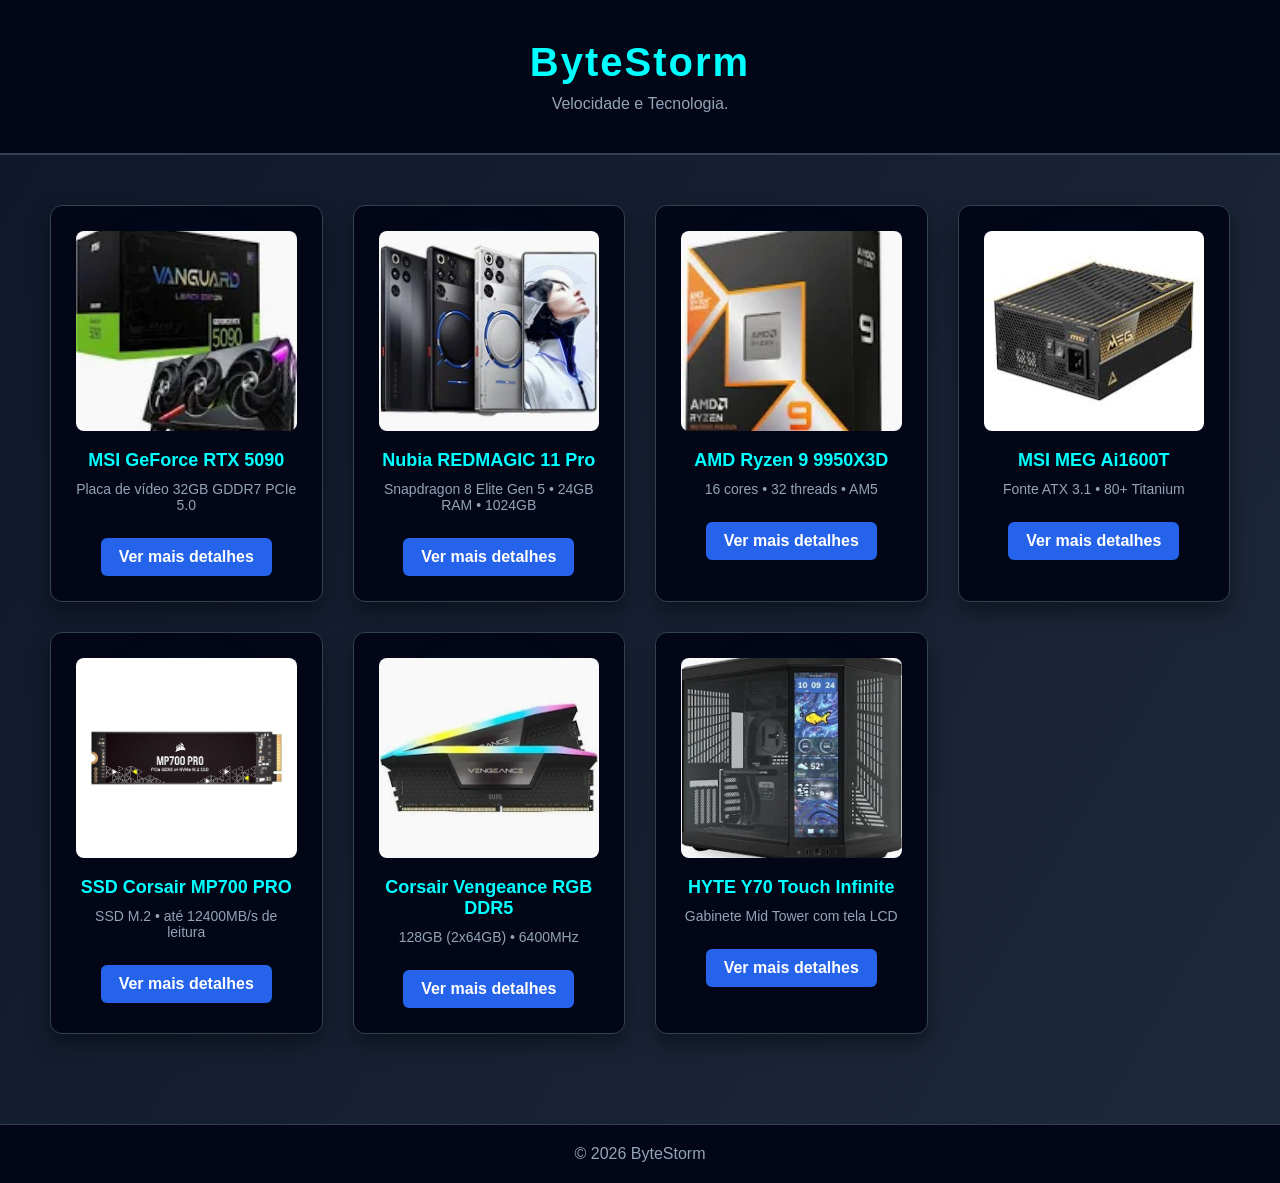
<file: index.html>
<!DOCTYPE html>
<html lang="pt-br">

<head>
    <meta charset="UTF-8">
    <title>Loja Tech</title>
    <link rel="stylesheet" href="index.css">
</head>

<body>

    <header>
        <h1>ByteStorm</h1>
        <p>Velocidade e Tecnologia.</p>
    </header>

    <section class="produtos">

        <div class="produto">
            <img src="images/rtx5090vanguard.jpg" alt="" class="imgPrdt">
            <h2>MSI GeForce RTX 5090</h2>
            <p>Placa de vídeo 32GB GDDR7 PCIe 5.0</p>
            <a href="rtx5090.html" class="botao">
                Ver mais detalhes
            </a>
        </div>

        <div class="produto">
            <img src="images/redmagic11pro.jpg" alt="" class="imgPrdt">
            <h2>Nubia REDMAGIC 11 Pro</h2>
            <p>Snapdragon 8 Elite Gen 5 • 24GB RAM • 1024GB</p>
            <a href="redmagic11pro.html" class="botao">
                Ver mais detalhes
            </a>
        </div>

        <div class="produto">
            <img src="images/ryzen9950x3d.jpg" alt="" class="imgPrdt">
            <h2>AMD Ryzen 9 9950X3D</h2>
            <p>16 cores • 32 threads • AM5</p>
            <a href="ryzen9950x3d.html" class="botao">
                Ver mais detalhes
            </a>
        </div>

        <div class="produto">
            <img src="images/msimegai1600t.jpg" alt="" class="imgPrdt">
            <h2>MSI MEG Ai1600T</h2>
            <p>Fonte ATX 3.1 • 80+ Titanium</p>
            <a href="msimegai1600t.html" class="botao">
                Ver mais detalhes
            </a>
        </div>

        <div class="produto">
            <img src="images/ssdcorsairmp700pro.webp" alt="" class="imgPrdt">
            <h2>SSD Corsair MP700 PRO</h2>
            <p>SSD M.2 • até 12400MB/s de leitura</p>
            <a href="ssdsansumg990pro.html" class="botao">
                Ver mais detalhes
            </a>
        </div>

        <div class="produto">
            <img src="images/corsairveageanceram.jpg" alt="" class="imgPrdt">
            <h2>Corsair Vengeance RGB DDR5</h2>
            <p>128GB (2x64GB) • 6400MHz</p>
            <a href="corsairvengeance.html" class="botao">
                Ver mais detalhes
            </a>
        </div>

        <div class="produto">
            <img src="images/hytey70touchinfinite.jpg" alt="" class="imgPrdt">
            <h2>HYTE Y70 Touch Infinite</h2>
            <p>Gabinete Mid Tower com tela LCD</p>
            <a href="hytey70.html" class="botao">
                Ver mais detalhes
            </a>
        </div>

    </section>

    <footer>
        <p>© 2026 ByteStorm</p>
    </footer>

</body>

</html>
</file>
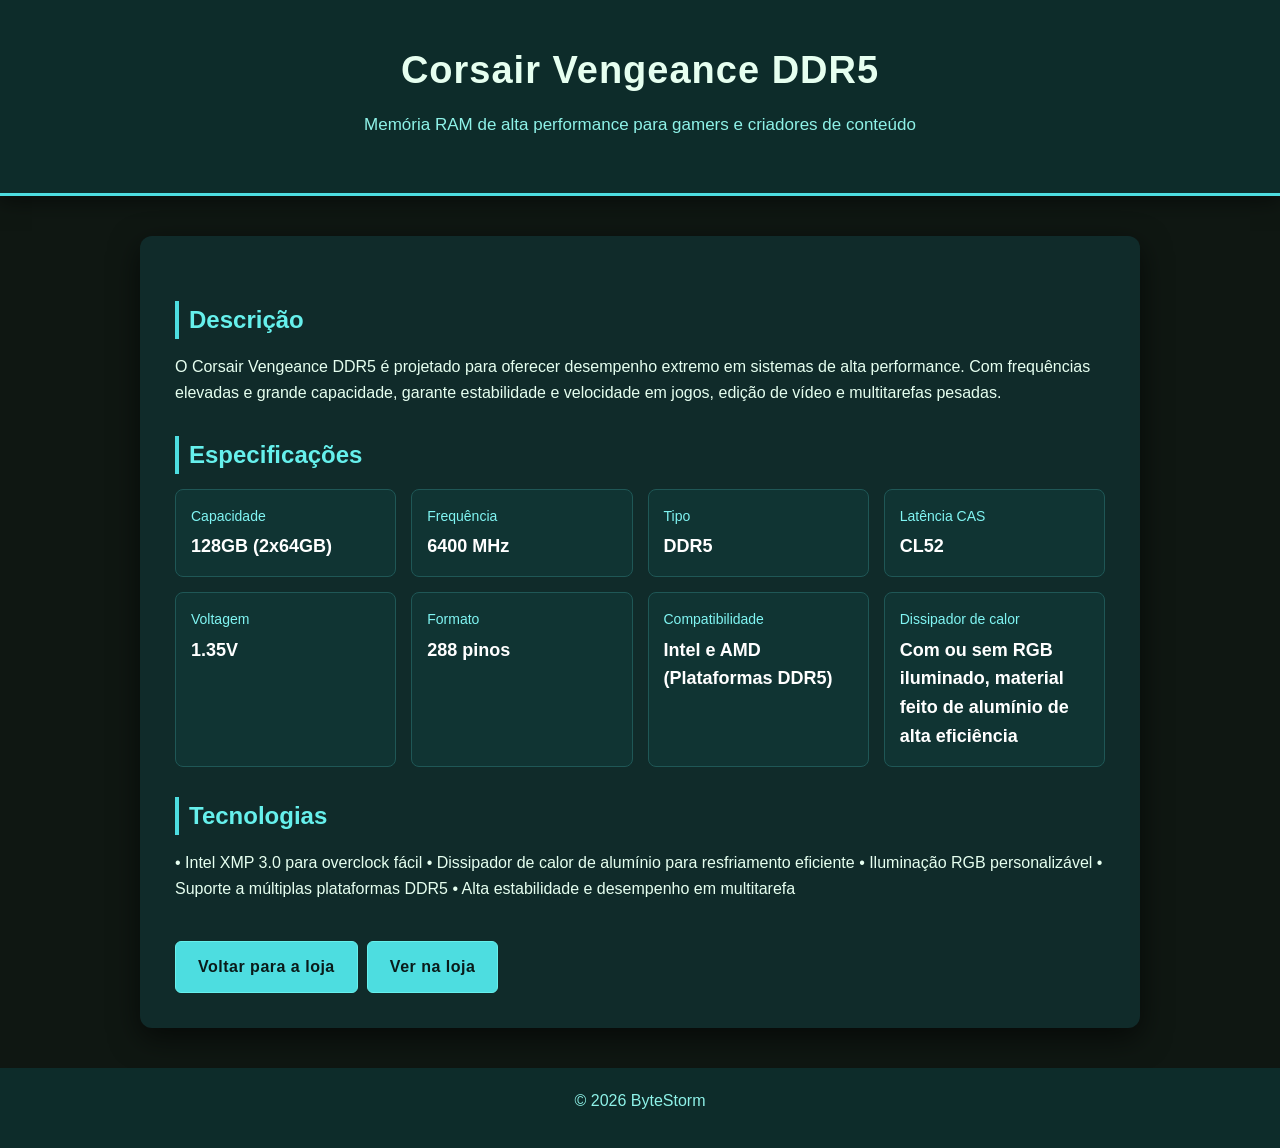
<file: corsairvengeance.html>
<!DOCTYPE html>
<html lang="pt-br">

<head>
    <meta charset="UTF-8">
    <title>Corsair Vengeance DDR5</title>
    <link rel="stylesheet" href="corsairvengeance.css">
</head>

<body>

    <header>
        <h1>Corsair Vengeance DDR5</h1>
        <p>Memória RAM de alta performance para gamers e criadores de conteúdo</p>
    </header>

    <section class="produto">

        <h2>Descrição</h2>

        <p>
            O Corsair Vengeance DDR5 é projetado para oferecer desempenho extremo
            em sistemas de alta performance. Com frequências elevadas e grande
            capacidade, garante estabilidade e velocidade em jogos, edição de vídeo
            e multitarefas pesadas.
        </p>

        <h2>Especificações</h2>

        <div class="especificacoes">

            <div class="item">
                <div class="label">Capacidade</div>
                <div class="value">128GB (2x64GB)</div>
            </div>

            <div class="item">
                <div class="label">Frequência</div>
                <div class="value">6400 MHz</div>
            </div>

            <div class="item">
                <div class="label">Tipo</div>
                <div class="value">DDR5</div>
            </div>

            <div class="item">
                <div class="label">Latência CAS</div>
                <div class="value">CL52</div>
            </div>

            <div class="item">
                <div class="label">Voltagem</div>
                <div class="value">1.35V</div>
            </div>

            <div class="item">
                <div class="label">Formato</div>
                <div class="value">288 pinos</div>
            </div>

            <div class="item">
                <div class="label">Compatibilidade</div>
                <div class="value">Intel e AMD (Plataformas DDR5)</div>
            </div>

            <div class="item">
                <div class="label">Dissipador de calor</div>
                <div class="value">Com ou sem RGB iluminado, material feito de alumínio de alta eficiência</div>
            </div>

        </div>

        <h2>Tecnologias</h2>

        <p>
            • Intel XMP 3.0 para overclock fácil
            • Dissipador de calor de alumínio para resfriamento eficiente
            • Iluminação RGB personalizável
            • Suporte a múltiplas plataformas DDR5
            • Alta estabilidade e desempenho em multitarefa
        </p>

        <a href="index.html" class="botao-voltar">Voltar para a loja</a>
        <a href="https://www.amazon.com.br/CORSAIR-Mem%C3%B3ria-Vengeance-CL42-52-52-104-Computer/dp/B0F943FMNC/ref=asc_df_B0F943FMNC?mcid=95d3bc94dc3e381ea5c089c693276c00&tag=googleshopp00-20&linkCode=df0&hvadid=709884378160&hvpos=&hvnetw=g&hvrand=17906662406310434394&hvpone=&hvptwo=&hvqmt=&hvdev=c&hvdvcmdl=&hvlocint=&hvlocphy=9198625&hvtargid=pla-2426463460753&psc=1&language=pt_BR&gad_source=1" class="botao-voltar" id="botao-loja">Ver na loja</a>

    </section>

    <footer>
        <p>© 2026 ByteStorm</p>
    </footer>

</body>

</html>
</file>
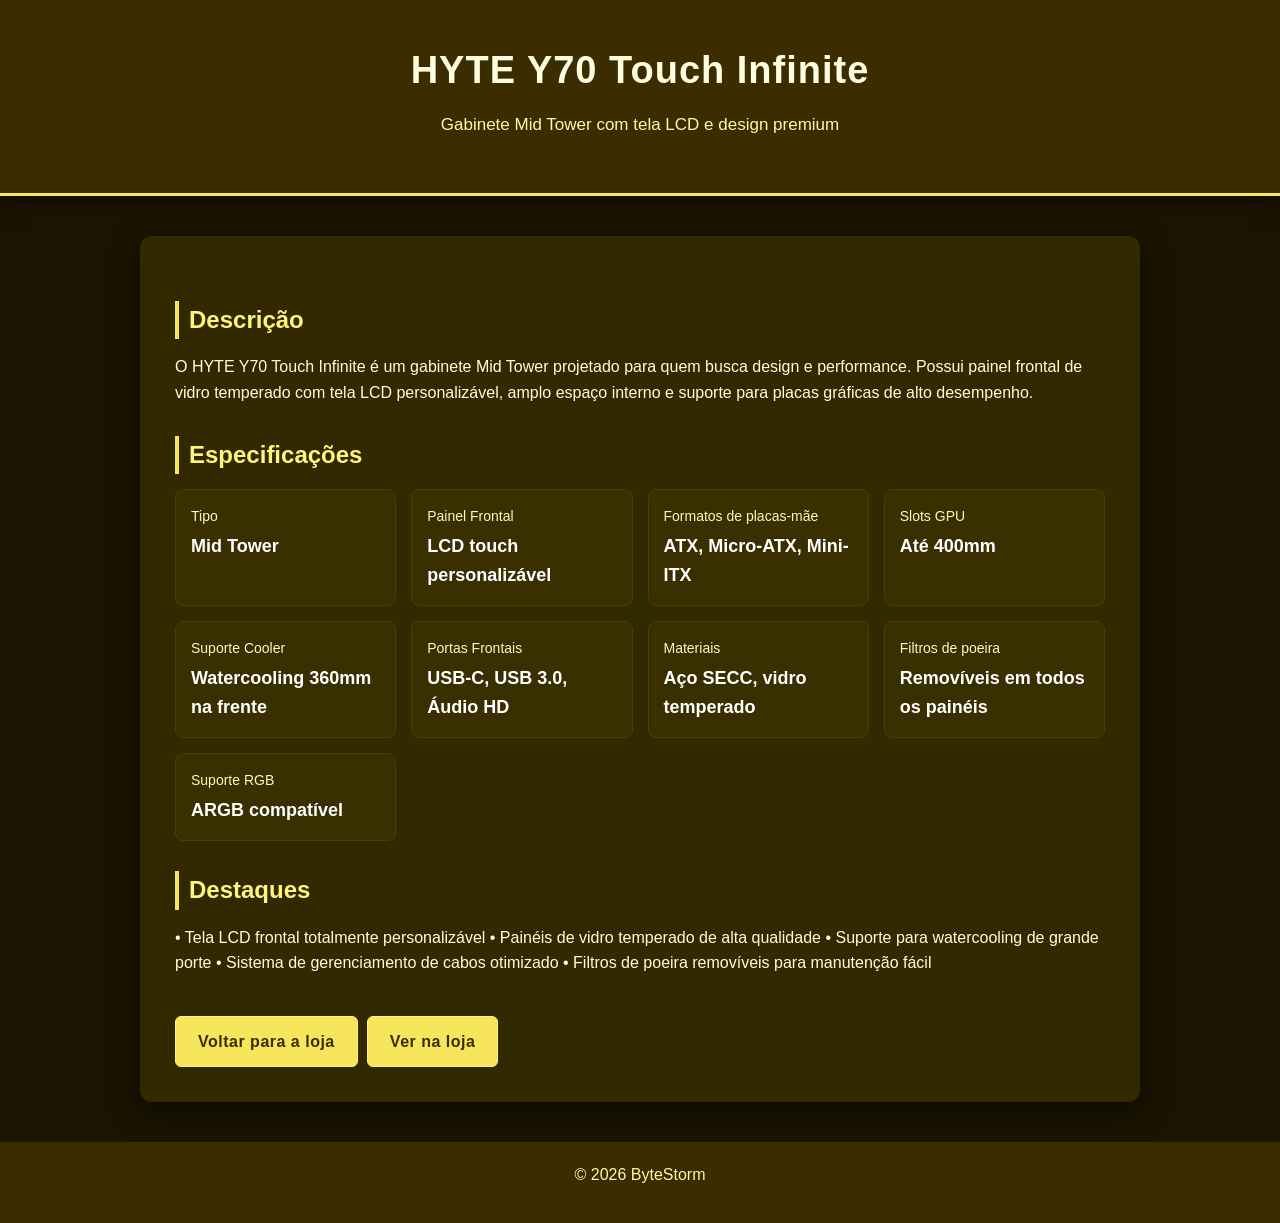
<file: hytey70.html>
<!DOCTYPE html>
<html lang="pt-br">

<head>
    <meta charset="UTF-8">
    <title>HYTE Y70 Touch Infinite</title>
    <link rel="stylesheet" href="hytey70.css">
</head>

<body>

    <header>
        <h1>HYTE Y70 Touch Infinite</h1>
        <p>Gabinete Mid Tower com tela LCD e design premium</p>
    </header>

    <section class="produto">

        <h2>Descrição</h2>

        <p>
            O HYTE Y70 Touch Infinite é um gabinete Mid Tower projetado para
            quem busca design e performance. Possui painel frontal de vidro temperado
            com tela LCD personalizável, amplo espaço interno e suporte para
            placas gráficas de alto desempenho.
        </p>

        <h2>Especificações</h2>

        <div class="especificacoes">

            <div class="item">
                <div class="label">Tipo</div>
                <div class="value">Mid Tower</div>
            </div>

            <div class="item">
                <div class="label">Painel Frontal</div>
                <div class="value">LCD touch personalizável</div>
            </div>

            <div class="item">
                <div class="label">Formatos de placas-mãe</div>
                <div class="value">ATX, Micro-ATX, Mini-ITX</div>
            </div>

            <div class="item">
                <div class="label">Slots GPU</div>
                <div class="value">Até 400mm</div>
            </div>

            <div class="item">
                <div class="label">Suporte Cooler</div>
                <div class="value">Watercooling 360mm na frente</div>
            </div>

            <div class="item">
                <div class="label">Portas Frontais</div>
                <div class="value">USB-C, USB 3.0, Áudio HD</div>
            </div>

            <div class="item">
                <div class="label">Materiais</div>
                <div class="value">Aço SECC, vidro temperado</div>
            </div>

            <div class="item">
                <div class="label">Filtros de poeira</div>
                <div class="value">Removíveis em todos os painéis</div>
            </div>

            <div class="item">
                <div class="label">Suporte RGB</div>
                <div class="value">ARGB compatível</div>
            </div>

        </div>

        <h2>Destaques</h2>

        <p>
            • Tela LCD frontal totalmente personalizável
            • Painéis de vidro temperado de alta qualidade
            • Suporte para watercooling de grande porte
            • Sistema de gerenciamento de cabos otimizado
            • Filtros de poeira removíveis para manutenção fácil
        </p>

        <a href="index.html" class="botao-voltar">Voltar para a loja</a>
        <a href="https://www.kabum.com.br/produto/1015926/gabinete-hyte-y70-touch-infinite-panda-mid-tower-3x-vidro-temperado-tela-touch-14-9-60hz-cs-hyte-y70?gclsrc=aw.ds&&utm_id=23368281774&gad_source=1&gad_campaignid=23368284951&gclid=CjwKCAjwpcTNBhA5EiwAdO1S9sUlcnV1-GkqFTALbG8qzipHEhk17dQFDIUKGrwynlhO51JvW4ZhuxoC8z8QAvD_BwE"
            class="botao-voltar" id="botao-loja">Ver na loja</a>

    </section>

    <footer>
        <p>© 2026 ByteStorm</p>
    </footer>

</body>

</html>
</file>
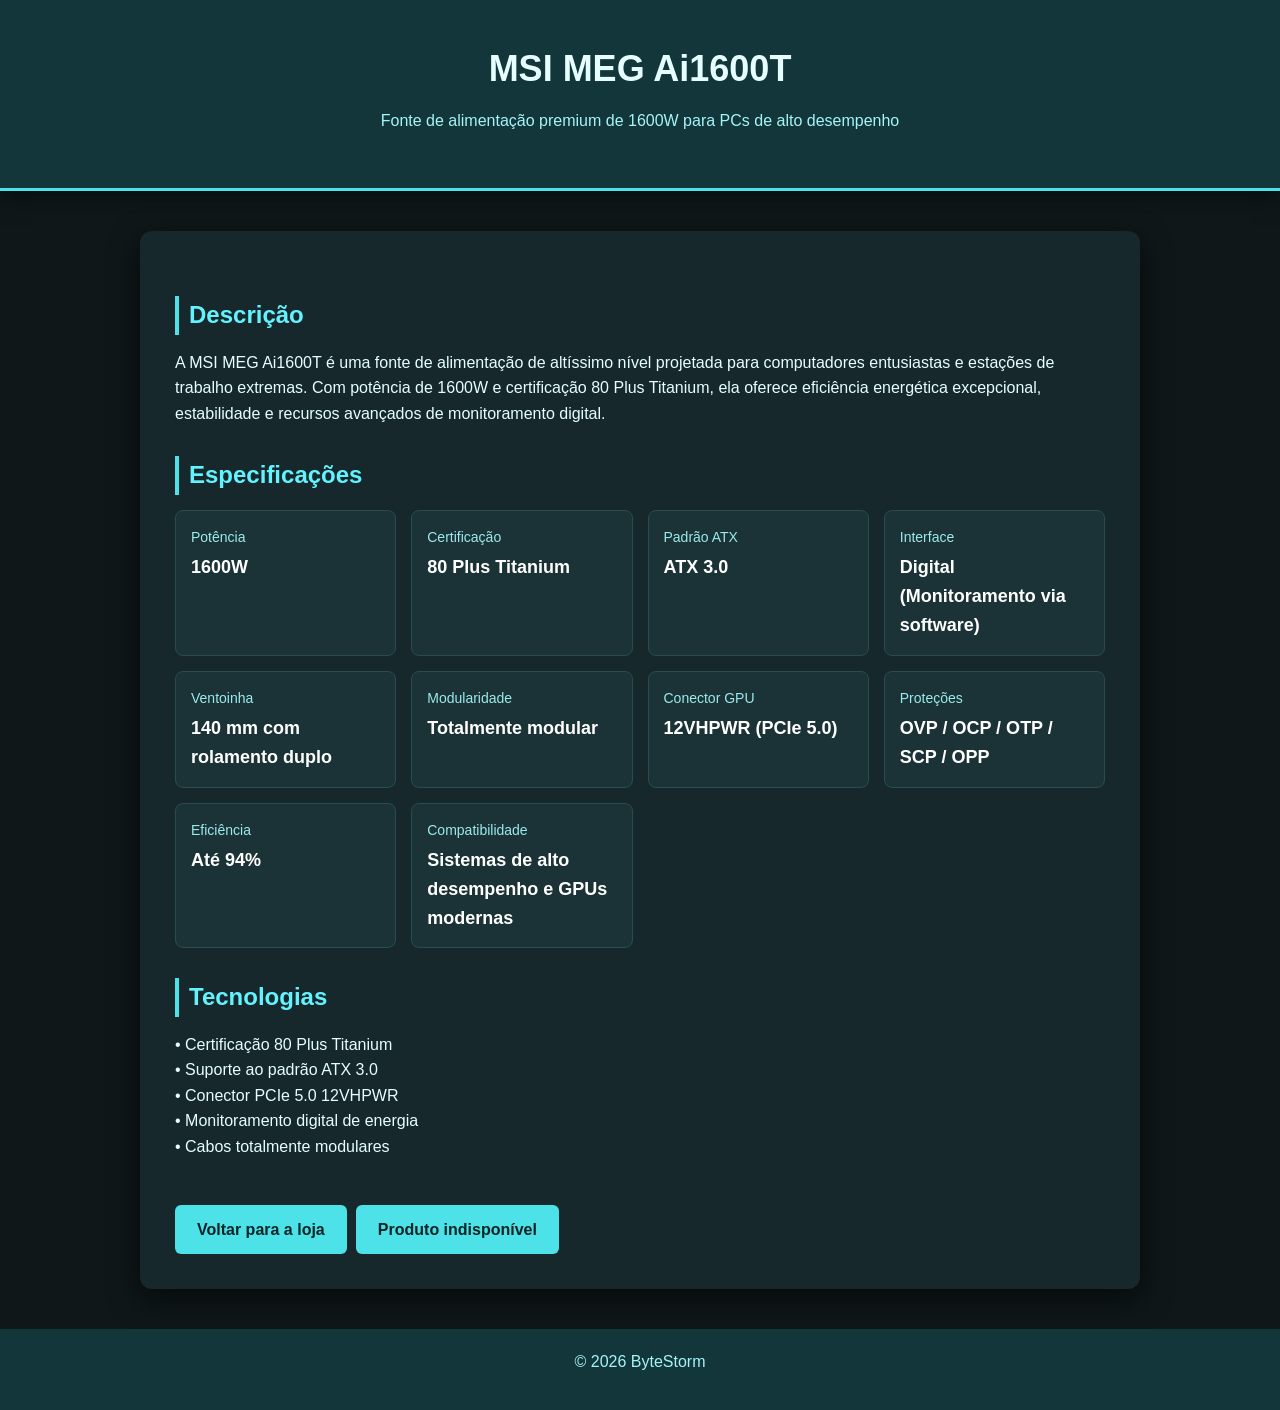
<file: msimegai1600t.html>
<!DOCTYPE html>
<html lang="pt-br">

<head>
    <meta charset="UTF-8">
    <title>MSI MEG Ai1600T</title>
    <link rel="stylesheet" href="msimegai1600t.css">
</head>

<body>

    <header>
        <h1>MSI MEG Ai1600T</h1>
        <p>Fonte de alimentação premium de 1600W para PCs de alto desempenho</p>
    </header>

    <section class="produto">

        <h2>Descrição</h2>

        <p>
            A MSI MEG Ai1600T é uma fonte de alimentação de altíssimo nível projetada
            para computadores entusiastas e estações de trabalho extremas. Com potência
            de 1600W e certificação 80 Plus Titanium, ela oferece eficiência energética
            excepcional, estabilidade e recursos avançados de monitoramento digital.
        </p>

        <h2>Especificações</h2>

        <div class="especificacoes">

            <div class="item">
                <div class="label">Potência</div>
                <div class="value">1600W</div>
            </div>

            <div class="item">
                <div class="label">Certificação</div>
                <div class="value">80 Plus Titanium</div>
            </div>

            <div class="item">
                <div class="label">Padrão ATX</div>
                <div class="value">ATX 3.0</div>
            </div>

            <div class="item">
                <div class="label">Interface</div>
                <div class="value">Digital (Monitoramento via software)</div>
            </div>

            <div class="item">
                <div class="label">Ventoinha</div>
                <div class="value">140 mm com rolamento duplo</div>
            </div>

            <div class="item">
                <div class="label">Modularidade</div>
                <div class="value">Totalmente modular</div>
            </div>

            <div class="item">
                <div class="label">Conector GPU</div>
                <div class="value">12VHPWR (PCIe 5.0)</div>
            </div>

            <div class="item">
                <div class="label">Proteções</div>
                <div class="value">OVP / OCP / OTP / SCP / OPP</div>
            </div>

            <div class="item">
                <div class="label">Eficiência</div>
                <div class="value">Até 94%</div>
            </div>

            <div class="item">
                <div class="label">Compatibilidade</div>
                <div class="value">Sistemas de alto desempenho e GPUs modernas</div>
            </div>

        </div>

        <h2>Tecnologias</h2>

        <p>
            • Certificação 80 Plus Titanium
            <br>
            • Suporte ao padrão ATX 3.0
            <br>
            • Conector PCIe 5.0 12VHPWR
            <br>
            • Monitoramento digital de energia
            <br>
            • Cabos totalmente modulares
        </p>

        <a href="index.html" class="botao-voltar">Voltar para a loja</a>
        <a href="javascript:void(0);" class="botao-voltar" id="botao-loja">Produto indisponível</a>

    </section>

    <footer>
        <p>© 2026 ByteStorm</p>
    </footer>

</body>

</html>
</file>
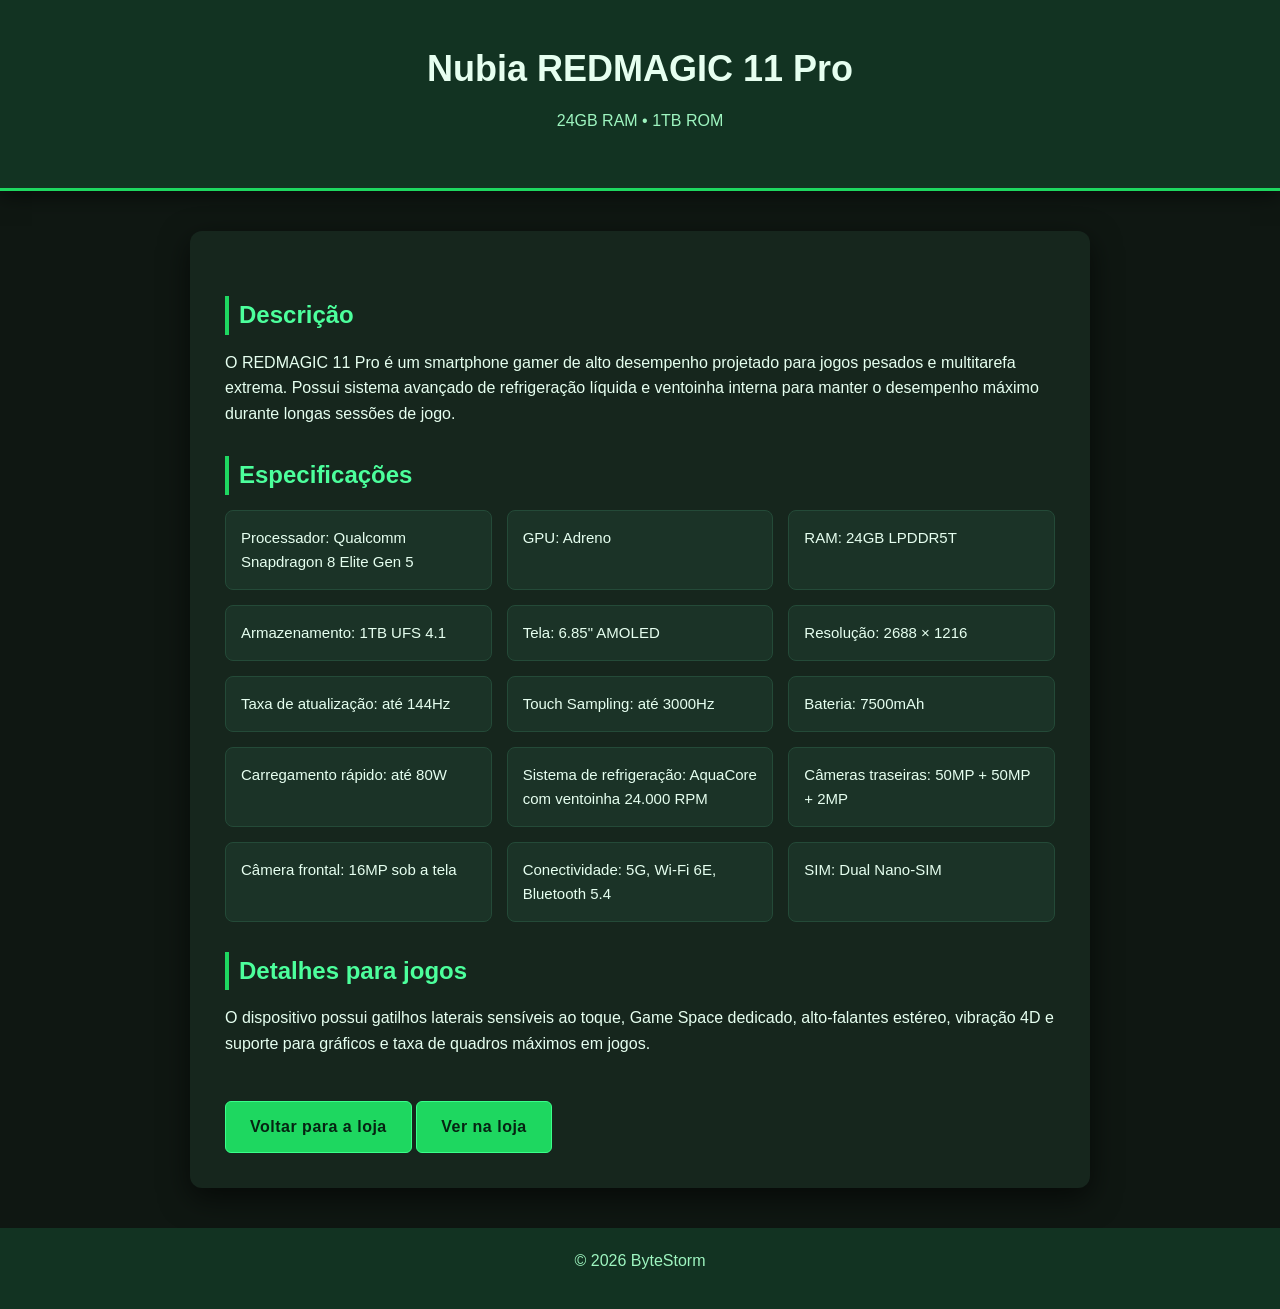
<file: redmagic11pro.html>
<!DOCTYPE html>
<html lang="pt-br">

<head>
    <meta charset="UTF-8">
    <title>Redmagic 11 Pro 24GB 1TB</title>
    <link rel="stylesheet" href="redmagic11pro.css">
</head>

<body>

    <header>
        <h1>Nubia REDMAGIC 11 Pro</h1>
        <p>24GB RAM • 1TB ROM</p>
    </header>

    <section class="produto">

        <h2>Descrição</h2>

        <p>
            O REDMAGIC 11 Pro é um smartphone gamer de alto desempenho
            projetado para jogos pesados e multitarefa extrema.
            Possui sistema avançado de refrigeração líquida e ventoinha
            interna para manter o desempenho máximo durante longas sessões
            de jogo.
        </p>

        <h2>Especificações</h2>

        <ul>

            <li>Processador: Qualcomm Snapdragon 8 Elite Gen 5</li>
            <li>GPU: Adreno</li>
            <li>RAM: 24GB LPDDR5T</li>
            <li>Armazenamento: 1TB UFS 4.1</li>
            <li>Tela: 6.85" AMOLED</li>
            <li>Resolução: 2688 × 1216</li>
            <li>Taxa de atualização: até 144Hz</li>
            <li>Touch Sampling: até 3000Hz</li>
            <li>Bateria: 7500mAh</li>
            <li>Carregamento rápido: até 80W</li>
            <li>Sistema de refrigeração: AquaCore com ventoinha 24.000 RPM</li>
            <li>Câmeras traseiras: 50MP + 50MP + 2MP</li>
            <li>Câmera frontal: 16MP sob a tela</li>
            <li>Conectividade: 5G, Wi-Fi 6E, Bluetooth 5.4</li>
            <li>SIM: Dual Nano-SIM</li>

        </ul>

        <h2>Detalhes para jogos</h2>

        <p>
            O dispositivo possui gatilhos laterais sensíveis ao toque,
            Game Space dedicado, alto-falantes estéreo, vibração 4D
            e suporte para gráficos e taxa de quadros máximos em jogos.
        </p>

        <a href="index.html">Voltar para a loja</a>
        <a
            href="https://www.mercadolivre.com.br/redmagic-11-pro-241tb-5g-144hz-refrigeracion-liquida-ipx8/up/MLBU3755248104?pdp_filters=item_id%3AMLB6193465894&from=gshop&matt_tool=31485049&matt_internal_campaign_id=&matt_word=&matt_source=google&matt_campaign_id=22090354244&matt_ad_group_id=173090558076&matt_match_type=&matt_network=g&matt_device=c&matt_creative=727882729155&matt_keyword=&matt_ad_position=&matt_ad_type=pla&matt_merchant_id=5616785581&matt_product_id=MLBU3755248104&matt_product_partition_id=2443699668127&matt_target_id=aud-1966489759667:pla-2443699668127&cq_src=google_ads&cq_cmp=22090354244&cq_net=g&cq_plt=gp&cq_med=pla&gad_source=1&gad_campaignid=22090354244&gclid=CjwKCAjwpcTNBhA5EiwAdO1S9vXsdb0FOAB-IXit71W2wtLblcstYB4TnEMCABhDk47QjLe1ba-UjxoCDGYQAvD_BwE" id="botao-loja">Ver
            na loja</a>

    </section>

    <footer>
        <p>© 2026 ByteStorm</p>
    </footer>

</body>

</html>
</file>
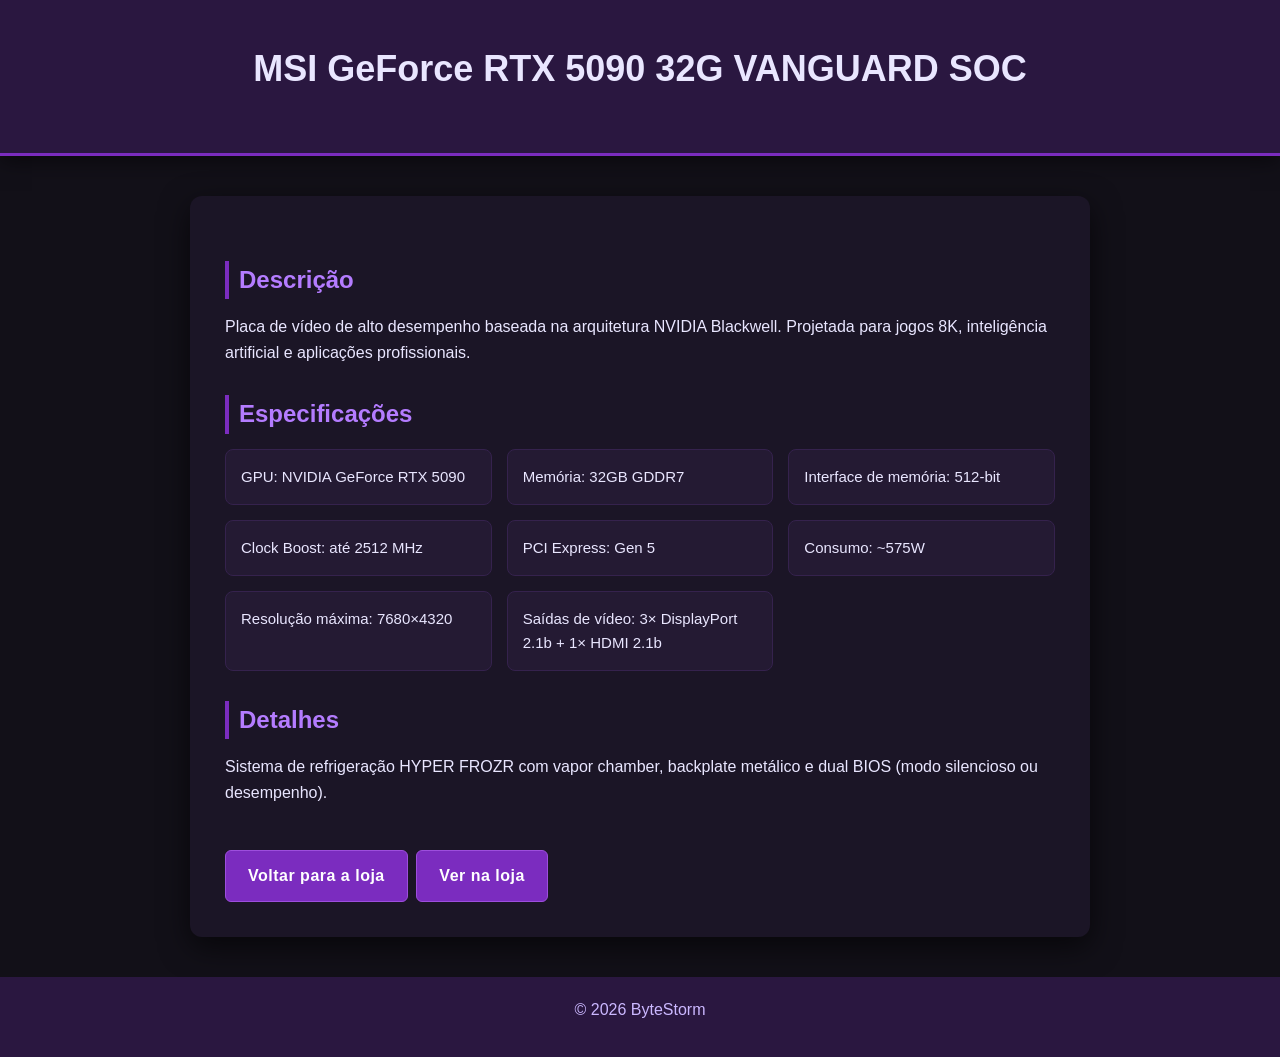
<file: rtx5090.html>
<!DOCTYPE html>
<html lang="pt-br">

<head>
    <meta charset="UTF-8">
    <title>MSI RTX 5090 Vanguard</title>
    <link rel="stylesheet" href="rtx5090.css">
</head>

<body>

    <header>
        <h1>MSI GeForce RTX 5090 32G VANGUARD SOC</h1>
    </header>

    <section class="produto">

        <h2>Descrição</h2>

        <p>
            Placa de vídeo de alto desempenho baseada na arquitetura NVIDIA Blackwell.
            Projetada para jogos 8K, inteligência artificial e aplicações profissionais.
        </p>

        <h2>Especificações</h2>

        <ul>

            <li>GPU: NVIDIA GeForce RTX 5090</li>
            <li>Memória: 32GB GDDR7</li>
            <li>Interface de memória: 512-bit</li>
            <li>Clock Boost: até 2512 MHz</li>
            <li>PCI Express: Gen 5</li>
            <li>Consumo: ~575W</li>
            <li>Resolução máxima: 7680×4320</li>
            <li>Saídas de vídeo: 3× DisplayPort 2.1b + 1× HDMI 2.1b</li>

        </ul>

        <h2>Detalhes</h2>

        <p>
            Sistema de refrigeração HYPER FROZR com vapor chamber,
            backplate metálico e dual BIOS (modo silencioso ou desempenho).
        </p>
        <a href="index.html">Voltar para a loja</a>
        <a href="https://www.kabum.com.br/produto/1004525/placa-de-video-rtx-5090-32gb-vanguard-msi?gclsrc=aw.ds&gad_source=1&gad_campaignid=23590545490&gclid=CjwKCAjwpcTNBhA5EiwAdO1S9g5IPRdSWnvo6BwTAzI0IZvF7xEGfAclDH9yLDjqMf_kPxunqTBZdxoCV08"
            id="botao-loja">Ver na loja</a>

    </section>

    <footer>
        <p>© 2026 ByteStorm</p>
    </footer>
</body>

</html>
</file>
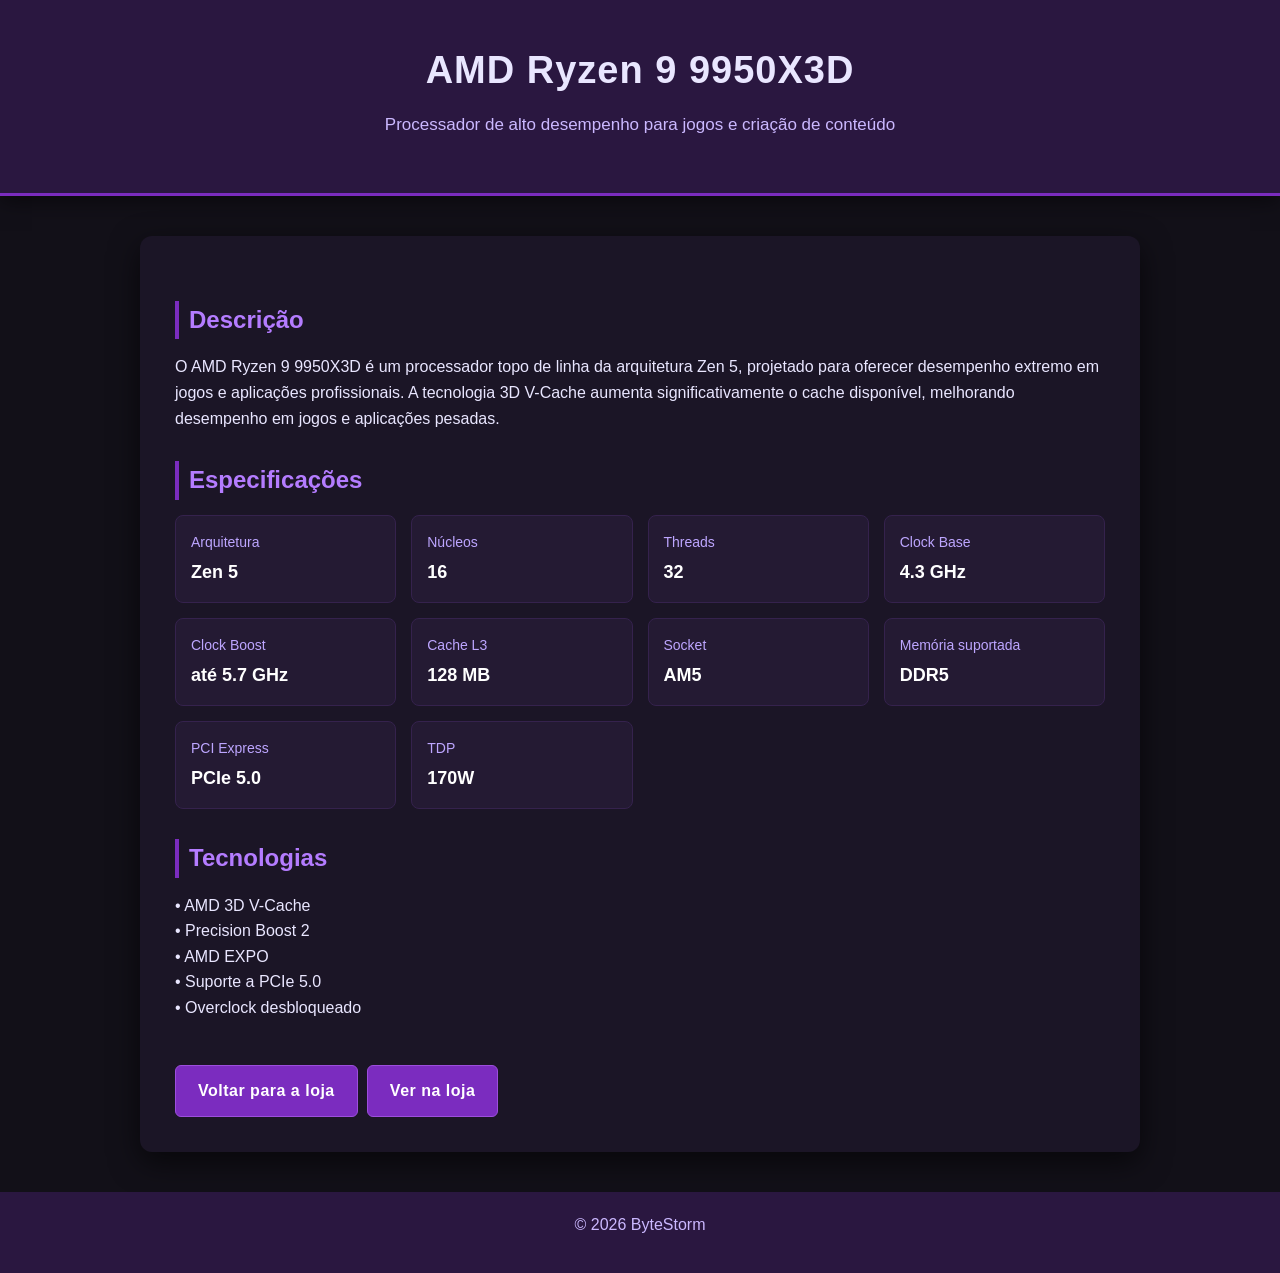
<file: ryzen9950x3d.html>
<!DOCTYPE html>
<html lang="pt-br">

<head>
    <meta charset="UTF-8">
    <title>AMD Ryzen 9 9950X3D</title>
    <link rel="stylesheet" href="ryzen9950x3d.css">
</head>

<body>

    <header>
        <h1>AMD Ryzen 9 9950X3D</h1>
        <p>Processador de alto desempenho para jogos e criação de conteúdo</p>
    </header>

    <section class="produto">

        <h2>Descrição</h2>

        <p>
            O AMD Ryzen 9 9950X3D é um processador topo de linha da arquitetura Zen 5,
            projetado para oferecer desempenho extremo em jogos e aplicações profissionais.
            A tecnologia 3D V-Cache aumenta significativamente o cache disponível,
            melhorando desempenho em jogos e aplicações pesadas.
        </p>

        <h2>Especificações</h2>

        <div class="especificacoes">

            <div class="item">
                <div class="label">Arquitetura</div>
                <div class="value">Zen 5</div>
            </div>

            <div class="item">
                <div class="label">Núcleos</div>
                <div class="value">16</div>
            </div>

            <div class="item">
                <div class="label">Threads</div>
                <div class="value">32</div>
            </div>

            <div class="item">
                <div class="label">Clock Base</div>
                <div class="value">4.3 GHz</div>
            </div>

            <div class="item">
                <div class="label">Clock Boost</div>
                <div class="value">até 5.7 GHz</div>
            </div>

            <div class="item">
                <div class="label">Cache L3</div>
                <div class="value">128 MB</div>
            </div>

            <div class="item">
                <div class="label">Socket</div>
                <div class="value">AM5</div>
            </div>

            <div class="item">
                <div class="label">Memória suportada</div>
                <div class="value">DDR5</div>
            </div>

            <div class="item">
                <div class="label">PCI Express</div>
                <div class="value">PCIe 5.0</div>
            </div>

            <div class="item">
                <div class="label">TDP</div>
                <div class="value">170W</div>
            </div>

        </div>

        <h2>Tecnologias</h2>

        <p>
            • AMD 3D V-Cache
            <br>
            • Precision Boost 2
            <br>
            • AMD EXPO
            <br>
            • Suporte a PCIe 5.0
            <br>
            • Overclock desbloqueado
        </p>

        <a href="index.html" class="botao-voltar">Voltar para a loja</a>
        <a href="https://www.kabum.com.br/produto/708039/processador-amd-ryzen-9-9950x3d-4-4-ghz-max-boos-clock-ate-5-5-ghz-cache-144mb-16-nucleos-threads-32-am5-100-100000719wof" id="botao-loja">Ver na loja</a>
    </section>

    <footer>
        <p>© 2026 ByteStorm</p>
    </footer>

</body>

</html>
</file>
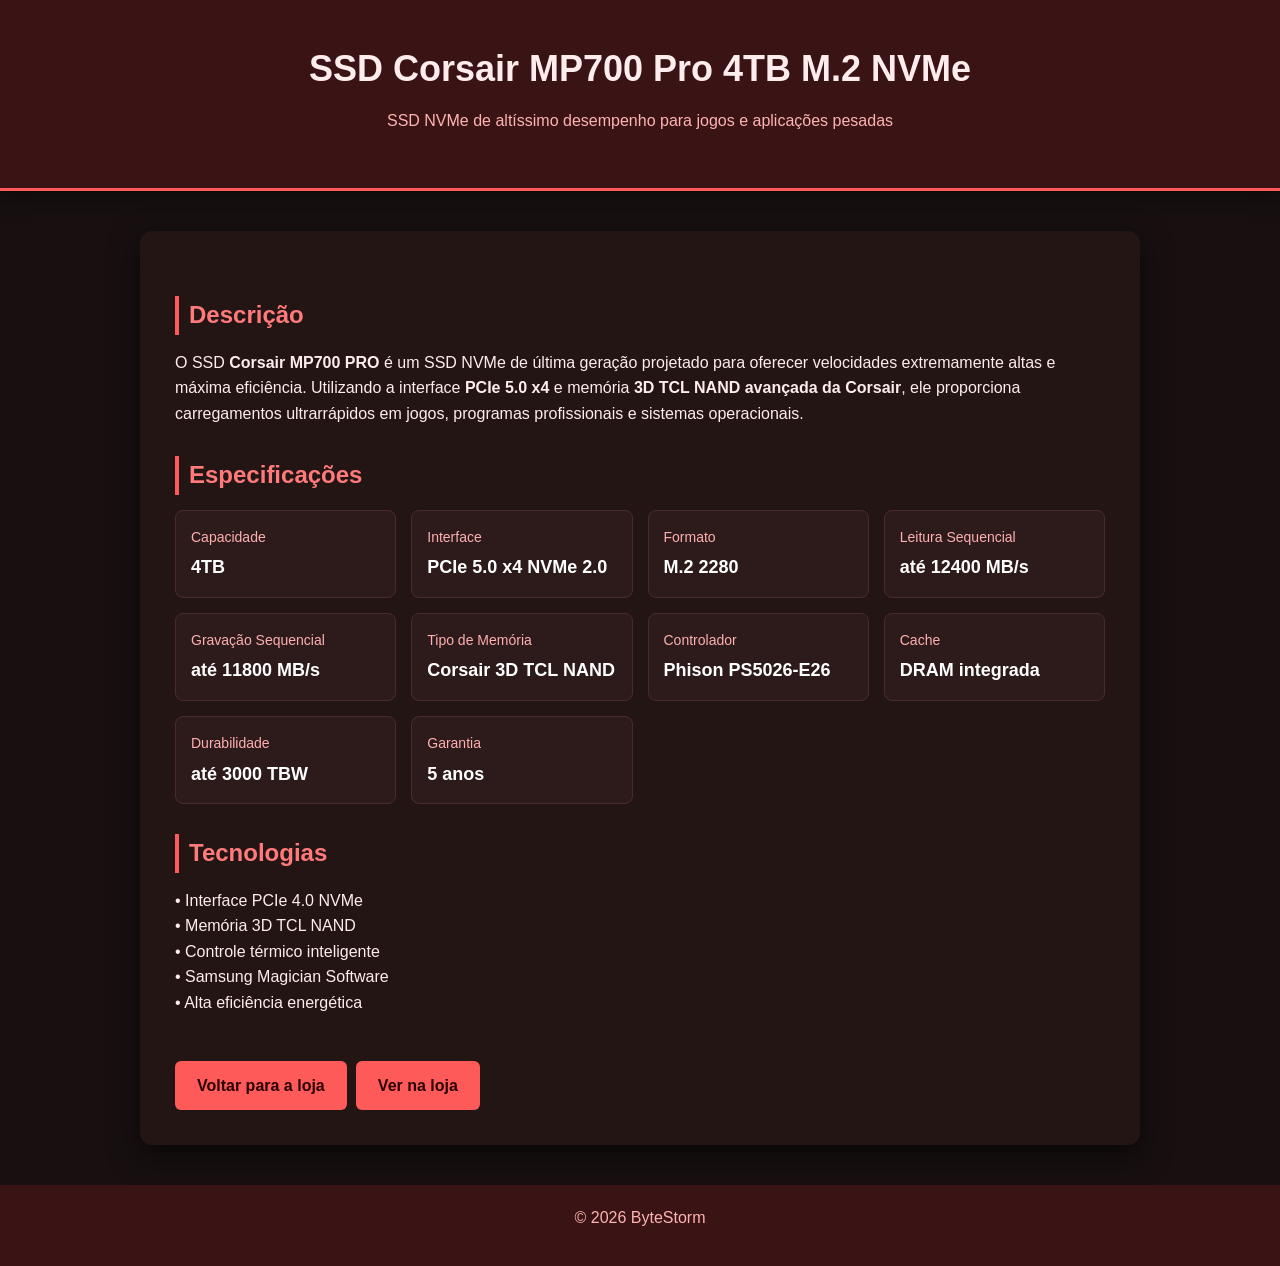
<file: ssdsansumg990pro.html>
<!DOCTYPE html>
<html lang="pt-br">

<head>
    <meta charset="UTF-8">
    <title>Corsair M700 PRO</title>
    <link rel="stylesheet" href="ssdsansumg990pro.css">
</head>

<body>

    <header>
        <h1>SSD Corsair MP700 Pro 4TB M.2 NVMe</h1>
        <p>SSD NVMe de altíssimo desempenho para jogos e aplicações pesadas</p>
    </header>

    <section class="produto">

        <h2>Descrição</h2>

        <p>
            O SSD <strong>Corsair MP700 PRO</strong> é um SSD NVMe de última geração projetado para oferecer
            velocidades extremamente altas e máxima eficiência. Utilizando a interface
            <strong>PCIe 5.0 x4</strong> e memória <strong>3D TCL NAND avançada da Corsair</strong>, ele proporciona carregamentos
            ultrarrápidos em jogos, programas profissionais e sistemas operacionais.
        </p>

        <h2>Especificações</h2>

        <div class="especificacoes">

            <div class="item">
                <div class="label">Capacidade</div>
                <div class="value">4TB</div>
            </div>

            <div class="item">
                <div class="label">Interface</div>
                <div class="value">PCIe 5.0 x4 NVMe 2.0</div>
            </div>

            <div class="item">
                <div class="label">Formato</div>
                <div class="value">M.2 2280</div>
            </div>

            <div class="item">
                <div class="label">Leitura Sequencial</div>
                <div class="value">até 12400 MB/s</div>
            </div>

            <div class="item">
                <div class="label">Gravação Sequencial</div>
                <div class="value">até 11800 MB/s</div>
            </div>

            <div class="item">
                <div class="label">Tipo de Memória</div>
                <div class="value">Corsair 3D TCL NAND</div>
            </div>

            <div class="item">
                <div class="label">Controlador</div>
                <div class="value">Phison PS5026-E26</div>
            </div>

            <div class="item">
                <div class="label">Cache</div>
                <div class="value">DRAM integrada</div>
            </div>

            <div class="item">
                <div class="label">Durabilidade</div>
                <div class="value">até 3000 TBW</div>
            </div>

            <div class="item">
                <div class="label">Garantia</div>
                <div class="value">5 anos</div>
            </div>

        </div>

        <h2>Tecnologias</h2>

        <p>
            • Interface PCIe 4.0 NVMe
            <br>
            • Memória 3D TCL NAND
            <br>
            • Controle térmico inteligente
            <br>
            • Samsung Magician Software
            <br>
            • Alta eficiência energética
        </p>

        <a href="index.html" class="botao-voltar">Voltar para a loja</a>
        <a href="https://www.kabum.com.br/produto/542130/ssd-corsair-mp700-pro-4tb-m-2-nvme-leitura-12400mb-s-e-gravacao-11800mb-s-preto-cssd-f4000gbmp700pnh?gclsrc=aw.ds&&utm_id=22429436066&gad_source=1&gad_campaignid=22429436066&gclid=CjwKCAjwpcTNBhA5EiwAdO1S9o9ZehrCho7mNpqUmnbdIz7YbdRDF5rsy-NwZymLWAfdmlOQDfV6TRoCVEsQAvD_BwE" class="botao-voltar" id="botao-loja">Ver na loja</a>

    </section>

    <footer>
        <p>© 2026 ByteStorm</p>
    </footer>

</body>

</html>
</file>
<file: index.css>
* {
    margin: 0;
    padding: 0;
    box-sizing: border-box;
}

body {
    font-family: Arial, Helvetica, sans-serif;
    background: linear-gradient(120deg, #0f172a, #1e293b);
    color: aqua;
}

header {
    text-align: center;
    padding: 40px;
    background: #020617;
    border-bottom: 2px solid #334155;
}

header h1 {
    font-size: 40px;
    letter-spacing: 2px;
}

header p {
    color: #94a3b8;
    margin-top: 10px;
}

nav {
    display: flex;
    justify-content: center;
    gap: 40px;
    background: #020617;
    padding: 15px;
    border-bottom: 1px solid #334155;
}

nav a {
    color: #cbd5f5;
    text-decoration: none;
    font-weight: bold;
    transition: 0.3s;
}

nav a:hover {
    color: #38bdf8;
}

.imgPrdt{
    width:100%;
    height:200px;
    object-fit:cover;
    object-position:center;
    border-radius:8px;
    margin-bottom:15px;
    position:relative;
    z-index:2;
    transition:transform .4s ease;
}

.produto{
    position:relative;
    overflow:hidden;
}

.produto::before{
    content:"";
    position:absolute;
    top:20px;
    left:50%;
    transform:translateX(-50%);
    width:170px;
    height:170px;
    background:radial-gradient(circle, rgba(56,189,248,0.45), transparent 70%);
    filter:blur(30px);
    opacity:.4;
    transition:.4s;
}

.produto::after{
    content:"";
    position:absolute;
    top:0;
    left:-120%;
    width:60%;
    height:100%;
    background:linear-gradient(
        120deg,
        transparent,
        rgba(255,255,255,0.25),
        transparent
    );
    transform:skewX(-20deg);
    transition:.6s;
}

.produto:hover .imgPrdt{
    transform:scale(1.07);
}

.produto:hover::before{
    opacity:.8;
    transform:translateX(-50%) scale(1.2);
}

.produto:hover::after{
    left:140%;
}

.produtos {
    display: grid;
    grid-template-columns: repeat(auto-fit, minmax(250px, 1fr));
    gap: 30px;
    padding: 50px;
}

.produto {
    background: #020617;
    border: 1px solid #334155;
    border-radius: 12px;
    padding: 25px;
    text-align: center;
    transition: 0.3s;
    box-shadow: 0 10px 20px rgba(0, 0, 0, 0.4);
}

.produto:hover {
    transform: translateY(-8px);
    box-shadow: 0 20px 30px rgba(0, 0, 0, 0.6);
    border-color: #38bdf8;
}

.produto h2 {
    font-size: 18px;
    margin-bottom: 10px;
}

.produto p {
    color: #94a3b8;
    font-size: 14px;
    margin-bottom: 15px;
}

.preco {
    display: block;
    font-size: 22px;
    font-weight: bold;
    color: #22c55e;
    margin-bottom: 15px;
}

.botao {
    display: inline-block;
    padding: 10px 18px;
    background: #2563eb;
    color: white;
    text-decoration: none;
    border-radius: 6px;
    font-weight: bold;
    margin-top: 10px;
}

.botao:hover {
    background: #1d4ed8;
}

footer {
    text-align: center;
    padding: 20px;
    background: #020617;
    border-top: 1px solid #334155;
    margin-top: 40px;
    color: #94a3b8;
}
</file>
<file: corsairvengeance.css>
* {
    margin: 0;
    padding: 0;
    box-sizing: border-box;
}

body {
    font-family: Arial, Helvetica, sans-serif;
    background: #0f1712;
    color: #e6fff0;
    line-height: 1.6;
}

header {
    text-align: center;
    padding: 40px 20px;
    background: #0d2c2a;
    border-bottom: 3px solid #4ddde0;
    box-shadow: 0 5px 20px rgba(0, 0, 0, 0.5);
}

header h1 {
    font-size: 38px;
    margin-bottom: 10px;
    letter-spacing: 1px;
}

header p {
    color: #8ef2e8;
    font-size: 17px;
}

.produto {
    max-width: 1000px;
    margin: 40px auto;
    padding: 35px;
    background: #102b2a;
    border-radius: 12px;
    box-shadow: 0 10px 30px rgba(0, 0, 0, 0.6);
    animation: aparecer 0.7s ease;
}

h2 {
    margin-top: 30px;
    margin-bottom: 15px;
    color: #66f0ec;
    border-left: 4px solid #4ddde0;
    padding-left: 10px;
}

p {
    margin-bottom: 15px;
}

.especificacoes {
    display: grid;
    grid-template-columns: repeat(auto-fit, minmax(200px, 1fr));
    gap: 15px;
    margin-top: 15px;
}

.item {
    background: #103433;
    padding: 15px;
    border-radius: 8px;
    border: 1px solid #1f5756;
    transition: all 0.25s ease;
}

.item:hover {
    transform: translateY(-4px);
    border-color: #4ddde0;
    box-shadow: 0 6px 20px rgba(77, 221, 224, 0.35);
}

.label {
    font-size: 14px;
    color: #80f5f3;
    margin-bottom: 5px;
}

.value {
    font-size: 18px;
    font-weight: bold;
    color: #ffffff;
}

.botao-voltar {
    display: inline-block;
    margin-top: 25px;
    padding: 12px 22px;
    background: #4ddde0;
    color: #0a1b1a;
    text-decoration: none;
    border-radius: 6px;
    font-weight: bold;
    letter-spacing: 0.5px;
    border: 1px solid #66f0ec;
    transition: all 0.25s ease;
}

.botao-voltar:hover {
    background: #66f0ec;
    transform: translateY(-2px);
    box-shadow: 0 6px 18px rgba(102, 240, 236, 0.45);
}

.botao-voltar:active {
    transform: scale(0.96);
}

#botao-loja {
    margin-left: 0.5%;
}

footer {
    text-align: center;
    padding: 20px;
    margin-top: 40px;
    background: #0d2c2a;
    color: #8ef2e8;
}

@keyframes aparecer {
    from {
        opacity: 0;
        transform: translateY(20px);
    }

    to {
        opacity: 1;
        transform: translateY(0);
    }
}
</file>
<file: hytey70.css>
*{
    margin:0;
    padding:0;
    box-sizing:border-box;
}

body{
    font-family: Arial, Helvetica, sans-serif;
    background:#1a1400;
    color:#fffde0;
    line-height:1.6;
}

header{
    text-align:center;
    padding:40px 20px;
    background:#3b2d00;
    border-bottom:3px solid #f7e55c;
    box-shadow:0 5px 20px rgba(0,0,0,0.5);
}

header h1{
    font-size:38px;
    margin-bottom:10px;
    letter-spacing:1px;
}

header p{
    color:#fff8a5;
    font-size:17px;
}

.produto{
    max-width:1000px;
    margin:40px auto;
    padding:35px;
    background:#322900;
    border-radius:12px;
    box-shadow:0 10px 30px rgba(0,0,0,0.6);
    animation:aparecer 0.7s ease;
}

h2{
    margin-top:30px;
    margin-bottom:15px;
    color:#fff57c;
    border-left:4px solid #f7e55c;
    padding-left:10px;
}

p{
    margin-bottom:15px;
}

.especificacoes{
    display:grid;
    grid-template-columns:repeat(auto-fit,minmax(200px,1fr));
    gap:15px;
    margin-top:15px;
}

.item{
    background:#3a2f00;
    padding:15px;
    border-radius:8px;
    border:1px solid #4d3f00;
    transition:all 0.25s ease;
}

.item:hover{
    transform:translateY(-4px);
    border-color:#f7e55c;
    box-shadow:0 6px 20px rgba(247,229,92,0.35);
}

.label{
    font-size:14px;
    color:#fff9b3;
    margin-bottom:5px;
}

.value{
    font-size:18px;
    font-weight:bold;
    color:#ffffff;
}

.botao-voltar{
    display:inline-block;
    margin-top:25px;
    padding:12px 22px;
    background:#f7e55c;
    color:#3b2d00;
    text-decoration:none;
    border-radius:6px;
    font-weight:bold;
    letter-spacing:0.5px;
    border:1px solid #fff57c;
    transition:all 0.25s ease;
}

.botao-voltar:hover{
    background:#fff57c;
    transform:translateY(-2px);
    box-shadow:0 6px 18px rgba(255,245,124,0.45);
}

.botao-voltar:active{
    transform:scale(0.96);
}

#botao-loja {
    margin-left: 0.5%   ;
}

footer{
    text-align:center;
    padding:20px;
    margin-top:40px;
    background:#3b2d00;
    color:#fff8a5;
}

@keyframes aparecer{
    from{
        opacity:0;
        transform:translateY(20px);
    }
    to{
        opacity:1;
        transform:translateY(0);
    }
}
</file>
<file: msimegai1600t.css>
* {
    margin: 0;
    padding: 0;
    box-sizing: border-box;
}

body {
    font-family: Arial, Helvetica, sans-serif;
    background: #0f1718;
    color: #e6feff;
    line-height: 1.6;
}

header {
    text-align: center;
    padding: 40px 20px;
    background: #12363a;
    border-bottom: 3px solid #4de1e8;
    box-shadow: 0 5px 20px rgba(0, 0, 0, 0.5);
}

header h1 {
    font-size: 36px;
    margin-bottom: 10px;
}

header p {
    color: #a7f4f7;
}

.produto {
    max-width: 1000px;
    margin: 40px auto;
    padding: 35px;
    background: #16282b;
    border-radius: 12px;
    box-shadow: 0 10px 30px rgba(0, 0, 0, 0.6);
    animation: aparecer 0.7s ease;
}

h2 {
    margin-top: 30px;
    margin-bottom: 15px;
    color: #63f3ff;
    border-left: 4px solid #4de1e8;
    padding-left: 10px;
}

p {
    margin-bottom: 15px;
}

.especificacoes {
    display: grid;
    grid-template-columns: repeat(auto-fit, minmax(220px, 1fr));
    gap: 15px;
    margin-top: 15px;
}

.item {
    background: #1b3336;
    padding: 15px;
    border-radius: 8px;
    border: 1px solid #2a4c50;
    transition: all 0.25s ease;
}

.item:hover {
    transform: translateY(-4px);
    border-color: #4de1e8;
    box-shadow: 0 6px 20px rgba(77, 225, 232, 0.35);
}

.label {
    font-size: 14px;
    color: #9beaed;
    margin-bottom: 5px;
}

.value {
    font-size: 18px;
    font-weight: bold;
    color: #ffffff;
}

.botao-voltar {
    display: inline-block;
    margin-top: 30px;
    padding: 12px 22px;
    background: #4de1e8;
    color: #052426;
    text-decoration: none;
    font-weight: bold;
    border-radius: 6px;
    transition: all 0.25s ease;
}

.botao-voltar:hover {
    background: #7af6ff;
    transform: translateY(-2px);
    box-shadow: 0 6px 18px rgba(77, 225, 232, 0.45);
}

.botao-voltar:active {
    transform: scale(0.96);
}

#botao-loja {
    margin-left: 0.5%;
}

footer {
    text-align: center;
    padding: 20px;
    margin-top: 40px;
    background: #12363a;
    color: #a7f4f7;
}

@keyframes aparecer {
    from {
        opacity: 0;
        transform: translateY(20px);
    }

    to {
        opacity: 1;
        transform: translateY(0);
    }
}
</file>
<file: redmagic11pro.css>
* {
    margin: 0;
    padding: 0;
    box-sizing: border-box;
}

body {
    font-family: Arial, Helvetica, sans-serif;
    background: #0f1712;
    color: #e6fff0;
    line-height: 1.6;
}

header {
    text-align: center;
    padding: 40px 20px;
    background: #123322;
    border-bottom: 3px solid #1ed760;
    box-shadow: 0 5px 20px rgba(0, 0, 0, 0.5);
}

header h1 {
    font-size: 36px;
    margin-bottom: 10px;
}

header p {
    color: #9ef5c0;
    margin-bottom: 15px;
}

header a {
    display: inline-block;
    padding: 10px 20px;
    background: #1ed760;
    color: #062312;
    text-decoration: none;
    font-weight: bold;
    border-radius: 6px;
    transition: all 0.25s ease;
}

header a:hover {
    background: #39ff8a;
    transform: scale(1.05);
}

.produto {
    max-width: 900px;
    margin: 40px auto;
    padding: 35px;
    background: #16261d;
    border-radius: 12px;
    box-shadow: 0 10px 30px rgba(0, 0, 0, 0.6);
    animation: aparecer 0.7s ease;
}

.produto a {
    display: inline-block;
    margin-top: 30px;
    padding: 12px 24px;
    background: #1ed760;
    color: #062312;
    text-decoration: none;
    font-weight: bold;
    letter-spacing: 0.5px;
    border-radius: 6px;
    border: 1px solid #39ff8a;
    transition: all 0.25s ease;
}

.produto a:hover {
    background: #39ff8a;
    transform: translateY(-2px);
    box-shadow: 0 6px 18px rgba(30, 215, 96, 0.45);
}

.produto a:active {
    transform: scale(0.96);
}

h2 {
    margin-top: 30px;
    margin-bottom: 15px;
    color: #4cff9c;
    border-left: 4px solid #1ed760;
    padding-left: 10px;
}

p {
    margin-bottom: 15px;
}

ul {
    list-style: none;
    display: grid;
    grid-template-columns: repeat(auto-fit, minmax(250px, 1fr));
    gap: 15px;
    margin-top: 15px;
}

li {
    background: #1b3327;
    padding: 15px;
    border-radius: 8px;
    border: 1px solid #244a38;
    transition: all 0.25s ease;
    font-size: 15px;
}

li:hover {
    transform: translateY(-4px);
    border-color: #1ed760;
    box-shadow: 0 6px 20px rgba(30, 215, 96, 0.35);
}

#botao-loja {
    margin-right: 0.5%;
}

footer {
    text-align: center;
    padding: 20px;
    margin-top: 40px;
    background: #123322;
    color: #9ef5c0;
}

@keyframes aparecer {
    from {
        opacity: 0;
        transform: translateY(20px);
    }

    to {
        opacity: 1;
        transform: translateY(0);
    }
}
</file>
<file: rtx5090.css>
* {
    margin: 0;
    padding: 0;
    box-sizing: border-box;
}

body {
    font-family: Arial, Helvetica, sans-serif;
    background: #121018;
    color: #e9e6ff;
    line-height: 1.6;
}

header {
    text-align: center;
    padding: 40px 20px;
    background: #2a1740;
    border-bottom: 3px solid #7b2cbf;
    box-shadow: 0 5px 20px rgba(0, 0, 0, 0.5);
}

header h1 {
    font-size: 36px;
    margin-bottom: 15px;
}

header a {
    display: inline-block;
    padding: 10px 18px;
    background: #7b2cbf;
    color: white;
    text-decoration: none;
    border-radius: 6px;
    font-weight: bold;
    transition: all 0.25s ease;
}

header a:hover {
    background: #9d4edd;
    transform: scale(1.05);
}

.produto {
    max-width: 900px;
    margin: 40px auto;
    padding: 35px;
    background: #1b1526;
    border-radius: 12px;
    box-shadow: 0 10px 30px rgba(0, 0, 0, 0.6);
    animation: aparecer 0.7s ease;
}

.produto a {
    display: inline-block;
    margin-top: 30px;
    padding: 12px 22px;

    background: #7b2cbf;
    color: white;

    text-decoration: none;
    font-weight: bold;
    letter-spacing: 0.5px;

    border-radius: 6px;
    border: 1px solid #9d4edd;

    transition: all 0.25s ease;
}

.produto a:hover {
    background: #9d4edd;
    transform: translateY(-2px);
    box-shadow: 0 6px 18px rgba(123, 44, 191, 0.45);
}

.produto a:active {
    transform: scale(0.96);
}

h2 {
    margin-top: 30px;
    margin-bottom: 15px;
    color: #b47cff;
    border-left: 4px solid #7b2cbf;
    padding-left: 10px;
}

p {
    margin-bottom: 15px;
}

ul {
    list-style: none;
    display: grid;
    grid-template-columns: repeat(auto-fit, minmax(250px, 1fr));
    gap: 15px;
    margin-top: 15px;
}

li {
    background: #241a33;
    padding: 15px;
    border-radius: 8px;
    border: 1px solid #35224d;
    transition: all 0.25s ease;
    font-size: 15px;
}


li:hover {
    transform: translateY(-4px);
    border-color: #7b2cbf;
    box-shadow: 0 6px 20px rgba(123, 44, 191, 0.35);
}

#botao-loja {
    margin-left: 0.5%;
}

footer {
    text-align: center;
    padding: 20px;
    margin-top: 40px;
    background: #2a1740;
    color: #cbb8ff;
}

@keyframes aparecer {
    from {
        opacity: 0;
        transform: translateY(20px);
    }

    to {
        opacity: 1;
        transform: translateY(0);
    }
}
</file>
<file: ryzen9950x3d.css>
* {
    margin: 0;
    padding: 0;
    box-sizing: border-box;
}

body {
    font-family: Arial, Helvetica, sans-serif;
    background: #121018;
    color: #e9e6ff;
    line-height: 1.6;
}

header {
    text-align: center;
    padding: 40px 20px;
    background: #2a1740;
    border-bottom: 3px solid #7b2cbf;
    box-shadow: 0 5px 20px rgba(0, 0, 0, 0.5);
}

header h1 {
    font-size: 38px;
    margin-bottom: 10px;
    letter-spacing: 1px;
}

header p {
    color: #cbb8ff;
    font-size: 17px;
}

.produto {
    max-width: 1000px;
    margin: 40px auto;
    padding: 35px;
    background: #1b1526;
    border-radius: 12px;
    box-shadow: 0 10px 30px rgba(0, 0, 0, 0.6);
    animation: aparecer 0.7s ease;
}

h2 {
    margin-top: 30px;
    margin-bottom: 15px;
    color: #b47cff;
    border-left: 4px solid #7b2cbf;
    padding-left: 10px;
}

p {
    margin-bottom: 15px;
}

.especificacoes {
    display: grid;
    grid-template-columns: repeat(auto-fit, minmax(200px, 1fr));
    gap: 15px;
    margin-top: 15px;
}

.item {
    background: #241a33;
    padding: 15px;
    border-radius: 8px;
    border: 1px solid #35224d;
    transition: all 0.25s ease;
}

.item:hover {
    transform: translateY(-4px);
    border-color: #7b2cbf;
    box-shadow: 0 6px 20px rgba(123, 44, 191, 0.35);
}

.label {
    font-size: 14px;
    color: #bda6ff;
    margin-bottom: 5px;
}

.value {
    font-size: 18px;
    font-weight: bold;
    color: #ffffff;
}

.produto a {
    display: inline-block;
    margin-top: 30px;
    padding: 12px 22px;
    background: #7b2cbf;
    color: white;
    text-decoration: none;
    font-weight: bold;
    letter-spacing: 0.5px;
    border-radius: 6px;
    border: 1px solid #9d4edd;
    transition: all 0.25s ease;
}

.produto a:hover {
    background: #9d4edd;
    transform: translateY(-2px);
    box-shadow: 0 6px 18px rgba(123, 44, 191, 0.45);
}

.produto a:active {
    transform: scale(0.96);
}

#botao-loja {
    margin-left: 0.5%;
}

footer {
    text-align: center;
    padding: 20px;
    margin-top: 40px;
    background: #2a1740;
    color: #cbb8ff;
}

@keyframes aparecer {
    from {
        opacity: 0;
        transform: translateY(20px);
    }

    to {
        opacity: 1;
        transform: translateY(0);
    }
}
</file>
<file: ssdsansumg990pro.css>
* {
    margin: 0;
    padding: 0;
    box-sizing: border-box;
}

body {
    font-family: Arial, Helvetica, sans-serif;
    background: #181010;
    color: #ffecec;
    line-height: 1.6;
}

header {
    text-align: center;
    padding: 40px 20px;
    background: #3a1414;
    border-bottom: 3px solid #ff5a5a;
    box-shadow: 0 5px 20px rgba(0, 0, 0, 0.5);
}

header h1 {
    font-size: 36px;
    margin-bottom: 10px;
}

header p {
    color: #ffb3b3;
}

.produto {
    max-width: 1000px;
    margin: 40px auto;
    padding: 35px;
    background: #241515;
    border-radius: 12px;
    box-shadow: 0 10px 30px rgba(0, 0, 0, 0.6);
    animation: aparecer 0.7s ease;
}

h2 {
    margin-top: 30px;
    margin-bottom: 15px;
    color: #ff7a7a;
    border-left: 4px solid #ff5a5a;
    padding-left: 10px;
}

p {
    margin-bottom: 15px;
}

.especificacoes {
    display: grid;
    grid-template-columns: repeat(auto-fit, minmax(220px, 1fr));
    gap: 15px;
    margin-top: 15px;
}

.item {
    background: #2d1b1b;
    padding: 15px;
    border-radius: 8px;
    border: 1px solid #4a2a2a;
    transition: all 0.25s ease;
}

.item:hover {
    transform: translateY(-4px);
    border-color: #ff5a5a;
    box-shadow: 0 6px 20px rgba(255, 90, 90, 0.35);
}

.label {
    font-size: 14px;
    color: #ffb0b0;
    margin-bottom: 5px;
}

.value {
    font-size: 18px;
    font-weight: bold;
    color: #ffffff;
}

.botao-voltar {
    display: inline-block;
    margin-top: 30px;
    padding: 12px 22px;
    background: #ff5a5a;
    color: #2b0000;
    text-decoration: none;
    font-weight: bold;
    border-radius: 6px;
    transition: all 0.25s ease;
}

.botao-voltar:hover {
    background: #ff7a7a;
    transform: translateY(-2px);
    box-shadow: 0 6px 18px rgba(255, 90, 90, 0.45);
}

.botao-voltar:active {
    transform: scale(0.96);
}

#botao-loja {
    margin-left: 0.5%;
}

footer {
    text-align: center;
    padding: 20px;
    margin-top: 40px;
    background: #3a1414;
    color: #ffb3b3;
}

@keyframes aparecer {
    from {
        opacity: 0;
        transform: translateY(20px);
    }

    to {
        opacity: 1;
        transform: translateY(0);
    }
}
</file>
